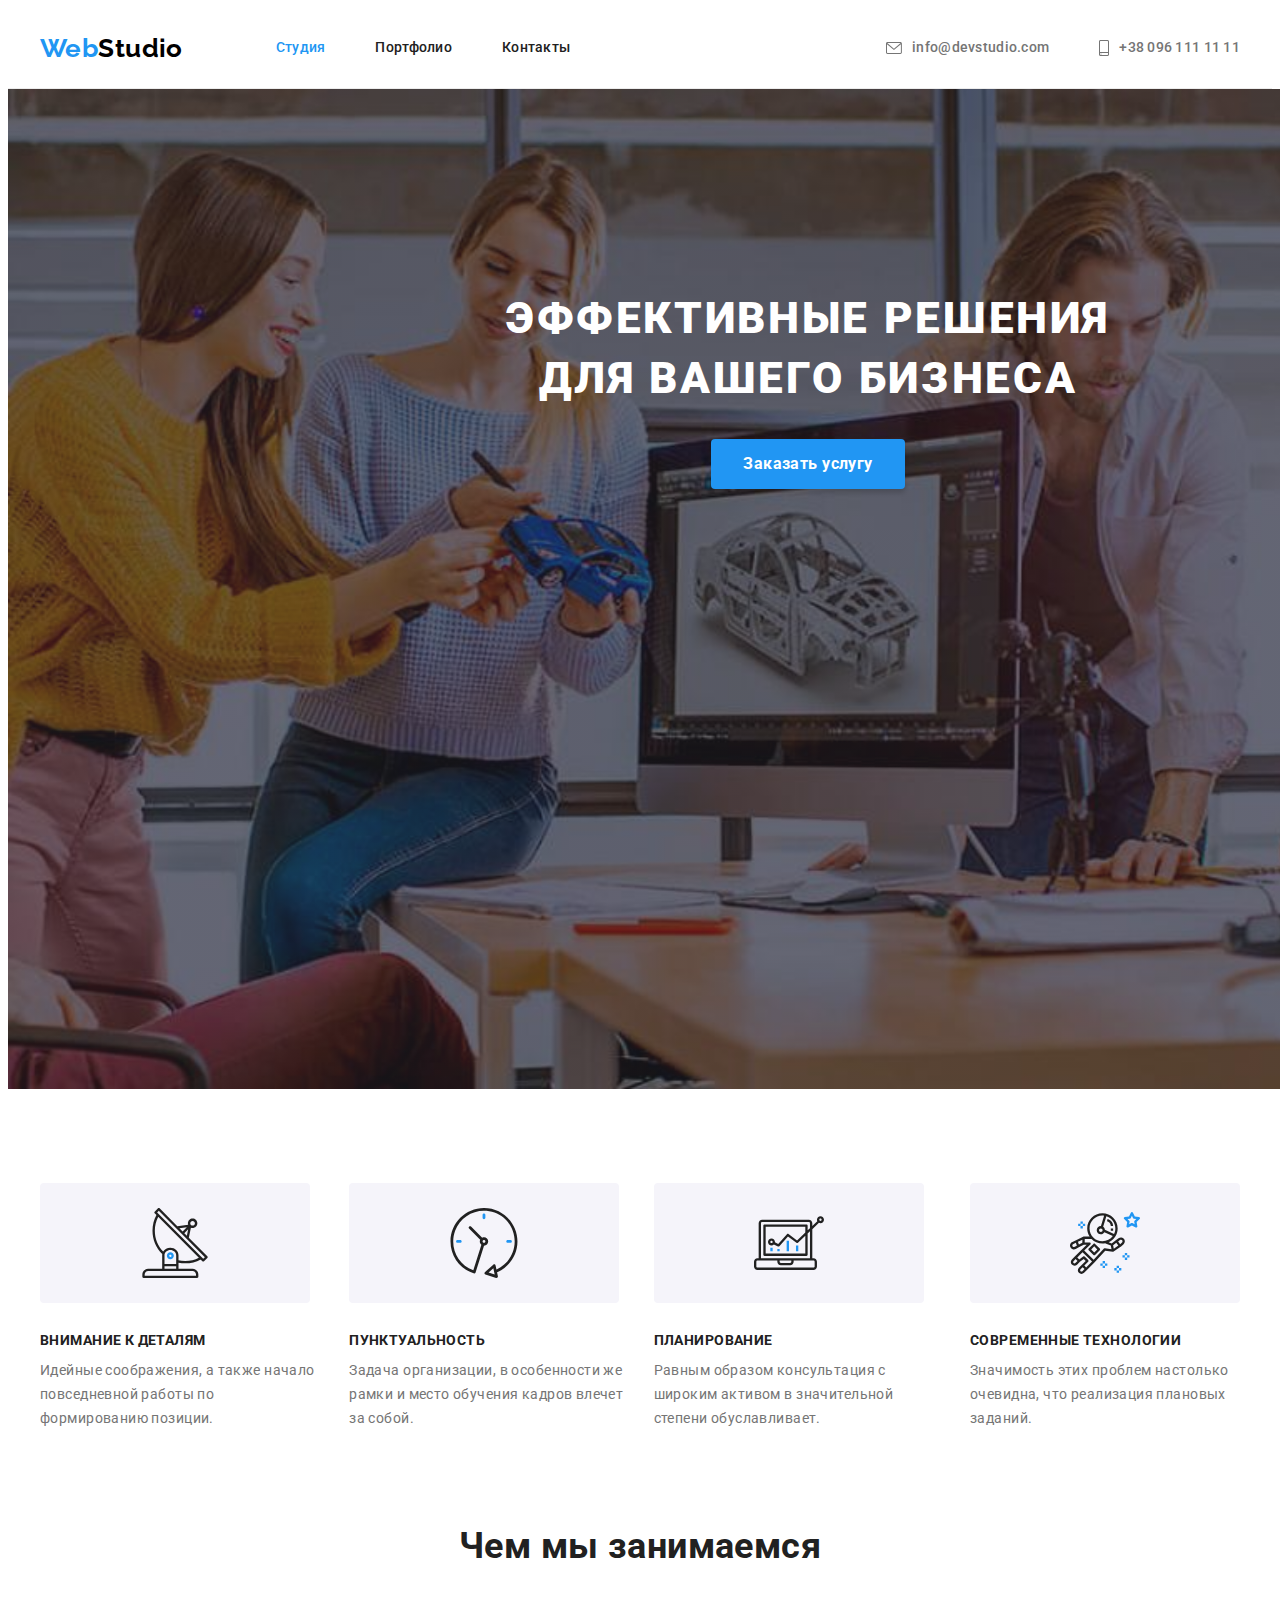
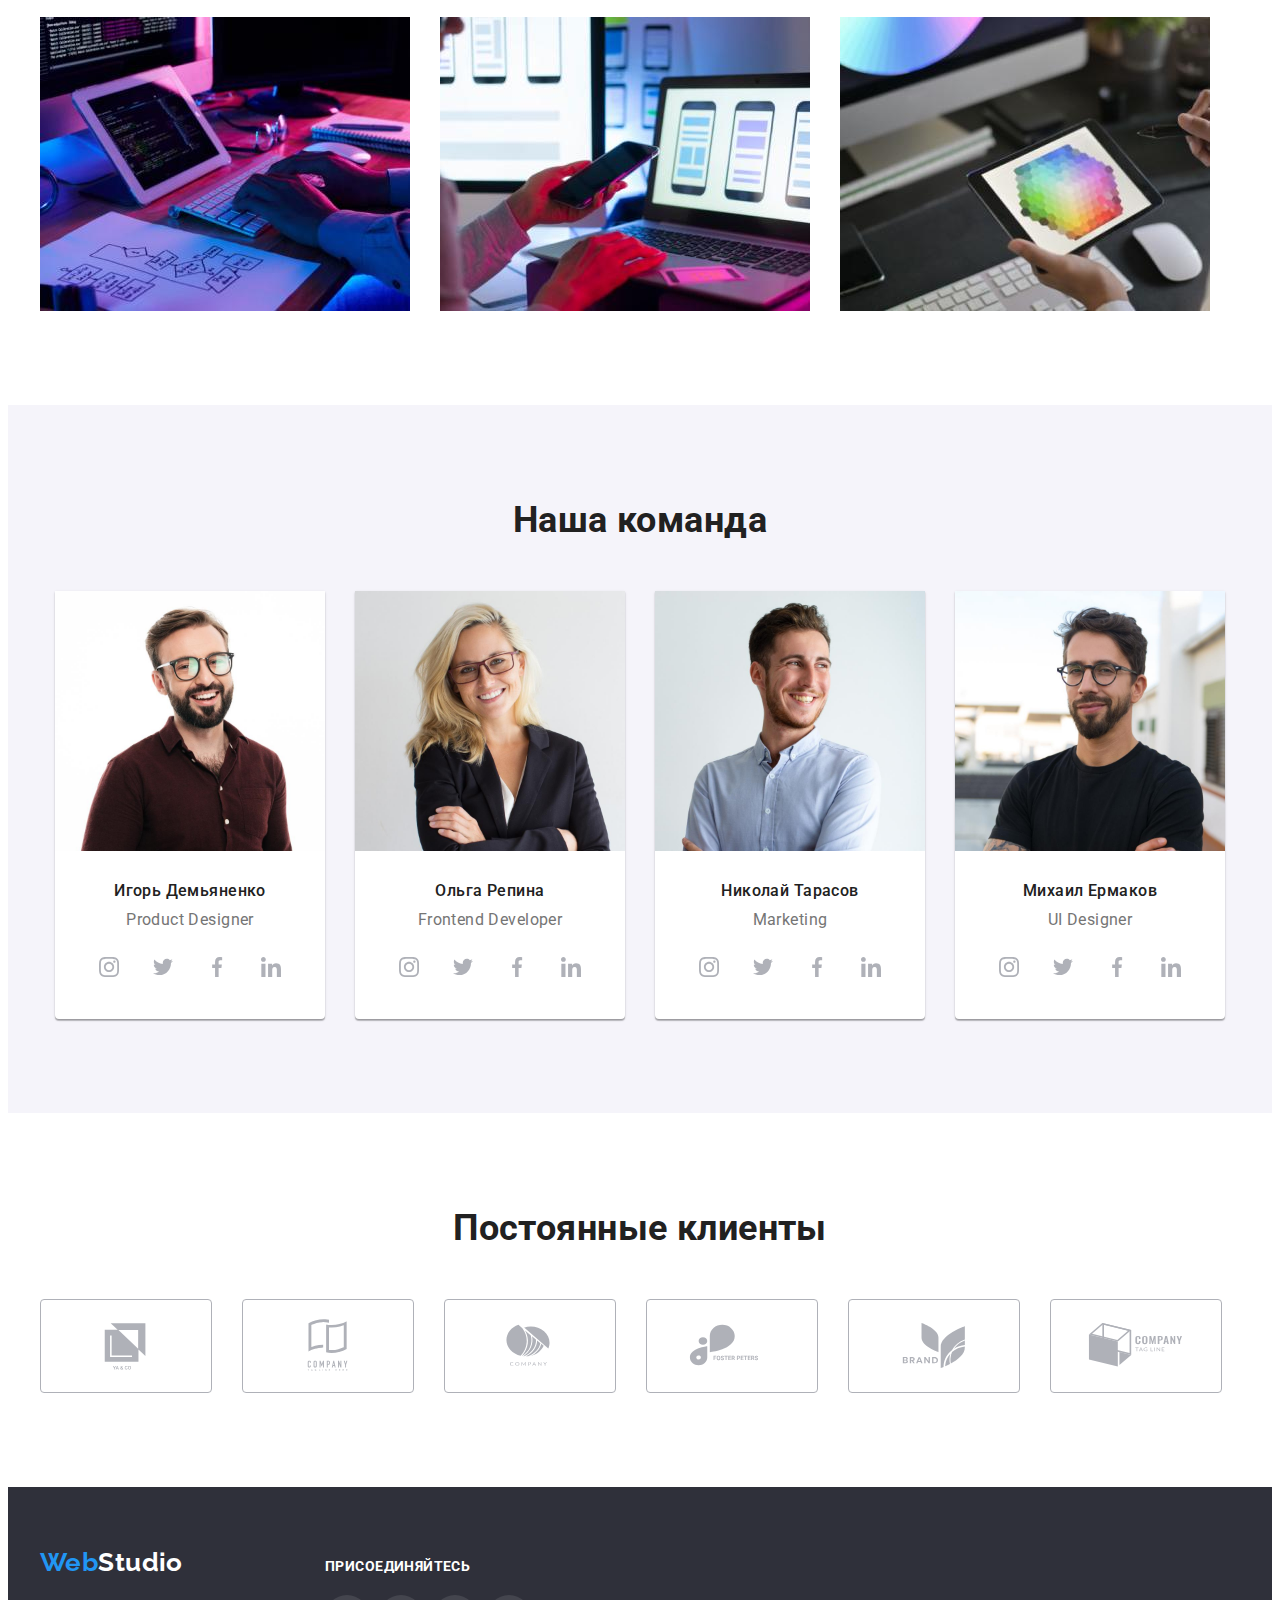
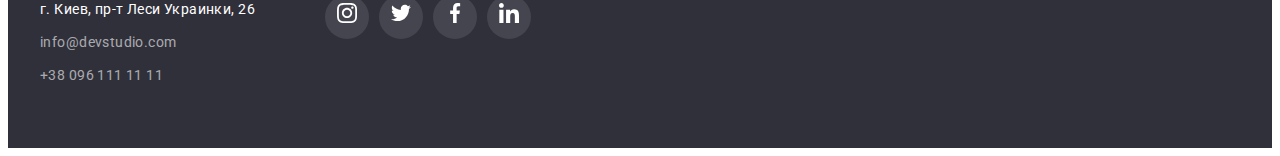
<file: index.html>
<!DOCTYPE html>
<html lang="ru">
  <head>
    <meta charset="UTF-8" />
    <meta http-equiv="X-UA-Compatible" content="IE=edge" />
    <meta name="viewport" content="width=device-width, initial-scale=1.0" />
    <title>Document</title>
    <link rel="preconnect" href="https://fonts.googleapis.com" />
    <link rel="preconnect" href="https://fonts.gstatic.com" crossorigin />
    <link
      href="https://fonts.googleapis.com/css2?family=Raleway:wght@700&family=Roboto:wght@100;300;400;500;700;900&display=swap"
      rel="stylesheet"
    />
    <link
      rel="stylesheet"
      href="https://cdnjs.cloudflare.com/ajax/libs/modern-normalize/1.1.0/modern-normalize.min.css"
      integrity="sha512-wpPYUAdjBVSE4KJnH1VR1HeZfpl1ub8YT/NKx4PuQ5NmX2tKuGu6U/JRp5y+Y8XG2tV+wKQpNHVUX03MfMFn9Q=="
      crossorigin="anonymous"
      referrerpolicy="no-referrer"
    />
    <link rel="stylesheet" href="css/styles.css" />
  </head>

  <body>
    <!--Шапка сайта-->
    <header class="header-border">
      <!-- Логотип -->
      <div class="container header-flex">
        <a href="./index.html" class="logo">Web<span class="logo-studio-blakc">Studio</span> </a>
        <nav>
          <!--Навигация сайта-->
          <ul class="site-nav list">
            <li class="item">
              <a href="./index.html" title="Студия" class="link current">Студия</a>
            </li>
            <li class="item">
              <a href="./portfolio.html" title="Портфолио" class="link">Портфолио</a>
            </li>
            <li class="item">
              <a href="" title="Контакты" class="link">Контакты</a>
            </li>
          </ul>
        </nav>
        <ul class="auth-nav list">
          <!--Контакты по сайту-->
          <li class="item">
            <a href="mailto:info@devstudio.com" class="link-contact">
              <svg width="16" height="12" class="item-envelope">
                <use
                  class="item-envelope-svg"
                  href="./images/icons.svg#icon-mail_envelope"
                ></use></svg
              >info@devstudio.com</a
            >
          </li>
          <li class="item">
            <a href="tel:+380961111111" class="link-contact"
              ><svg width="10" height="16" class="item-contact">
                <use
                  class="item-contact-svg"
                  href="./images/icons.svg#icon-phone_smartphone"
                ></use></svg
              >+38 096 111 11 11</a
            >
          </li>
        </ul>
      </div>
    </header>
    <!-- уникальный контент -->
    <main>
      <!-- секция Герой  -->
      <section class="hero">
        <h1 class="hero-title">
          Эффективные решения <br />
          для вашего бизнеса
        </h1>
        <button type="button" class="button-hero">Заказать услугу</button>
      </section>
      <!--Приемущество-->
      <section class="section">
        <div class="container">
          <h2 class="display-none-advantage">Приемущество</h2>
          <ul class="advantage-list list">
            <li class="advantage-item">
              <div class="advantage-svg-box">
                <svg class="advantage-svg" width="70" height="70">
                  <use href="./images/icons.svg#icon-antenna1"></use>
                </svg>
              </div>
              <h3 class="advantage-title">Внимание к деталям</h3>
              <p class="advantage-text">
                Идейные соображения, а также начало повседневной работы по формированию позиции.
              </p>
            </li>
            <li class="advantage-item">
              <div class="advantage-svg-box">
                <svg class="advantage-svg" width="70" height="70">
                  <use href="./images/icons.svg#icon-clock2"></use>
                </svg>
              </div>
              <h3 class="advantage-title">Пунктуальность</h3>
              <p class="advantage-text">
                Задача организации, в особенности же рамки и место обучения кадров влечет за собой.
              </p>
            </li>
            <li class="advantage-item">
              <div class="advantage-svg-box">
                <svg class="advantage-svg" width="70" height="70">
                  <use href="./images/icons.svg#icon-diagram3"></use>
                </svg>
              </div>
              <h3 class="advantage-title">Планирование</h3>
              <p class="advantage-text">
                Равным образом консультация с широким активом в значительной степени обуславливает.
              </p>
            </li>
            <li class="advantage-item">
              <div class="advantage-svg-box">
                <svg class="advantage-svg" width="70" height="70">
                  <use href="./images/icons.svg#icon-astronaut4"></use>
                </svg>
              </div>
              <h3 class="advantage-title">Современные технологии</h3>
              <p class="advantage-text">
                Значимость этих проблем настолько очевидна, что реализация плановых заданий.
              </p>
            </li>
          </ul>
        </div>
      </section>
      <!-- Род занятий -->
      <section class="occupation section">
        <div class="container">
          <h2 class="occupation-titel">Чем мы занимаемся</h2>
          <ul class="occupation-list list">
            <li class="occupation-item">
              <img
                class="occupation-no-line"
                src="./images/occupation1.jpg"
                alt="Компьютерные технологии"
                width="370"
                height="294"
              />
            </li>
            <li class="occupation-item">
              <img
                class="occupation-no-line"
                src="./images/occupation2.jpg"
                alt="Мобильные технологии"
                width="370"
                height="294"
              />
            </li>
            <li class="occupation-item">
              <img
                class="occupation-no-line"
                src="./images/occupation3.jpg"
                alt="Компьютерный дизайн"
                width="370"
                height="294"
              />
            </li>
          </ul>
        </div>
      </section>

      <!--Команда-->
      <section class="team section">
        <div class="container">
          <h2 class="team-titel">Наша команда</h2>
          <!--#1 команды-->
          <ul class="team-list list">
            <li class="team-card">
              <img
                class="no-line team-img-foto"
                src="./images/team1.jpg"
                alt="Фото"
                width="270"
                height="260"
              />
              <div class="team-box">
                <h3 class="team-people">Игорь Демьяненко</h3>
                <p class="team-work">Product Designer</p>
                <ul class="card-link-boxs">
                  <a
                    class="card-link-boxes"
                    href="https://www.instagram.com/"
                    target="_blank"
                    rel="noopener noreferrer"
                  >
                    <li class="card-link-box">
                      <svg class="card-link-svg" width="20" ; height="20" ;>
                        <use href="./images/icons.svg#icon-instagram_icon"></use>
                      </svg>
                    </li>
                  </a>
                  <a
                    class="card-link-boxes"
                    href="https://twitter.com/"
                    target="_blank"
                    rel="noopener noreferrer"
                  >
                    <li class="card-link-box">
                      <svg class="card-link-svg" width="20" ; height="20" ;>
                        <use href="./images/icons.svg#icon-twitter_icon"></use>
                      </svg>
                    </li>
                  </a>
                  <a
                    class="card-link-boxes"
                    href="https://www.facebook.com/"
                    target="_blank"
                    rel="noopener noreferrer"
                  >
                    <li class="card-link-box">
                      <svg class="card-link-svg" width="20" ; height="20" ;>
                        <use href="./images/icons.svg#icon-facebook_icon"></use>
                      </svg>
                    </li>
                  </a>
                  <a
                    class="card-link-boxes"
                    href="https://www.linkedin.com/"
                    target="_blank"
                    rel="noopener noreferrer"
                  >
                    <li class="card-link-box">
                      <svg class="card-link-svg" width="20" ; height="20" ;>
                        <use href="./images/icons.svg#icon-linkedin_icon"></use>
                      </svg>
                    </li>
                  </a>
                </ul>
              </div>
            </li>
            <!--#2 команды-->
            <li class="team-card">
              <img
                class="no-line team-img-foto"
                src="./images/team2.jpg"
                alt="Фото"
                width="270"
                height="260"
              />
              <div class="team-box">
                <h3 class="team-people">Ольга Репина</h3>
                <p class="team-work">Frontend Developer</p>
                <ul class="card-link-boxs">
                  <a
                    class="card-link-boxes"
                    href="https://www.instagram.com/"
                    target="_blank"
                    rel="noopener noreferrer"
                  >
                    <li class="card-link-box">
                      <svg class="card-link-svg" width="20" ; height="20" ;>
                        <use href="./images/icons.svg#icon-instagram_icon"></use>
                      </svg>
                    </li>
                  </a>
                  <a
                    class="card-link-boxes"
                    href="https://twitter.com/"
                    target="_blank"
                    rel="noopener noreferrer"
                  >
                    <li class="card-link-box">
                      <svg class="card-link-svg" width="20" ; height="20" ;>
                        <use href="./images/icons.svg#icon-twitter_icon"></use>
                      </svg>
                    </li>
                  </a>
                  <a
                    class="card-link-boxes"
                    href="https://www.facebook.com/"
                    target="_blank"
                    rel="noopener noreferrer"
                  >
                    <li class="card-link-box">
                      <svg class="card-link-svg" width="20" ; height="20" ;>
                        <use href="./images/icons.svg#icon-facebook_icon"></use>
                      </svg>
                    </li>
                  </a>
                  <a
                    class="card-link-boxes"
                    href="https://www.linkedin.com/"
                    target="_blank"
                    rel="noopener noreferrer"
                  >
                    <li class="card-link-box">
                      <svg class="card-link-svg" width="20" ; height="20" ;>
                        <use href="./images/icons.svg#icon-linkedin_icon"></use>
                      </svg>
                    </li>
                  </a>
                </ul>
              </div>
            </li>
            <!--#3 команды-->
            <li class="team-card">
              <img
                class="no-line team-img-foto"
                src="./images/team3.jpg"
                alt="Фото"
                width="270"
                height="260"
              />
              <div class="team-box">
                <h3 class="team-people">Николай Тарасов</h3>
                <p class="team-work">Marketing</p>
                <ul class="card-link-boxs">
                  <a
                    class="card-link-boxes"
                    href="https://www.instagram.com/"
                    target="_blank"
                    rel="noopener noreferrer"
                  >
                    <li class="card-link-box">
                      <svg class="card-link-svg" width="20" ; height="20" ;>
                        <use href="./images/icons.svg#icon-instagram_icon"></use>
                      </svg>
                    </li>
                  </a>
                  <a
                    class="card-link-boxes"
                    href="https://twitter.com/"
                    target="_blank"
                    rel="noopener noreferrer"
                  >
                    <li class="card-link-box">
                      <svg class="card-link-svg" width="20" ; height="20" ;>
                        <use href="./images/icons.svg#icon-twitter_icon"></use>
                      </svg>
                    </li>
                  </a>
                  <a
                    class="card-link-boxes"
                    href="https://www.facebook.com/"
                    target="_blank"
                    rel="noopener noreferrer"
                  >
                    <li class="card-link-box">
                      <svg class="card-link-svg" width="20" ; height="20" ;>
                        <use href="./images/icons.svg#icon-facebook_icon"></use>
                      </svg>
                    </li>
                  </a>
                  <a
                    class="card-link-boxes"
                    href="https://www.linkedin.com/"
                    target="_blank"
                    rel="noopener noreferrer"
                  >
                    <li class="card-link-box">
                      <svg class="card-link-svg" width="20" ; height="20" ;>
                        <use href="./images/icons.svg#icon-linkedin_icon"></use>
                      </svg>
                    </li>
                  </a>
                </ul>
              </div>
            </li>
            <!--#4 команды-->
            <li class="team-card">
              <img
                class="no-line team-img-foto"
                src="./images/team4.jpg"
                alt="фото"
                width="270"
                height="260"
              />
              <div class="team-box">
                <h3 class="team-people">Михаил Ермаков</h3>
                <p class="team-work">UI Designer</p>
                <div class="card-link-boxs">
                  <a
                    class="card-link-boxes"
                    href="https://www.instagram.com/"
                    target="_blank"
                    rel="noopener noreferrer"
                  >
                    <div class="card-link-box">
                      <svg class="card-link-svg" width="20" ; height="20" ;>
                        <use href="./images/icons.svg#icon-instagram_icon"></use>
                      </svg>
                    </div>
                  </a>
                  <a
                    class="card-link-boxes"
                    href="https://twitter.com/"
                    target="_blank"
                    rel="noopener noreferrer"
                  >
                    <div class="card-link-box">
                      <svg class="card-link-svg" width="20" ; height="20" ;>
                        <use href="./images/icons.svg#icon-twitter_icon"></use>
                      </svg>
                    </div>
                  </a>
                  <a
                    class="card-link-boxes"
                    href="https://www.facebook.com/"
                    target="_blank"
                    rel="noopener noreferrer"
                  >
                    <div class="card-link-box">
                      <svg class="card-link-svg" width="20" ; height="20" ;>
                        <use href="./images/icons.svg#icon-facebook_icon"></use>
                      </svg>
                    </div>
                  </a>
                  <a
                    class="card-link-boxes"
                    href="https://www.linkedin.com/"
                    target="_blank"
                    rel="noopener noreferrer"
                  >
                    <div class="card-link-box">
                      <svg class="card-link-svg" width="20" ; height="20" ;>
                        <use href="./images/icons.svg#icon-linkedin_icon"></use>
                      </svg>
                    </div>
                  </a>
                </div>
              </div>
            </li>
          </ul>
        </div>
        <!--Постоянные клиенты-->
      </section>
      <!-- портнеры -->
      <section class="section">
        <div class="container">
          <h2 class="examples-work-title">Постоянные клиенты</h2>
          <ul class="examples-boxs">
            <a class="examples-link" href=""
              ><li class="examples-box">
                <svg class="examples-svg" width="106" ; height="60" ;>
                  <use href="./images/icons.svg#icon-logo_company1"></use>
                </svg>
              </li>
            </a>
            <a class="examples-link" href=""
              ><li class="examples-box">
                <svg class="examples-svg" width="106" ; height="60" ;>
                  <use href="./images/icons.svg#icon-logo_company2"></use>
                </svg>
              </li>
            </a>
            <a class="examples-link" href=""
              ><li class="examples-box">
                <svg class="examples-svg" width="106" ; height="60" ;>
                  <use href="./images/icons.svg#icon-logo_company3"></use>
                </svg>
              </li>
            </a>
            <a class="examples-link" href=""
              ><li class="examples-box">
                <svg class="examples-svg" width="106" ; height="60" ;>
                  <use href="./images/icons.svg#icon-logo_company4"></use>
                </svg>
              </li>
            </a>
            <a class="examples-link" href=""
              ><li class="examples-box">
                <svg class="examples-svg" width="106" ; height="60" ;>
                  <use href="./images/icons.svg#icon-logo_company5"></use>
                </svg>
              </li>
            </a>
            <a class="examples-link" href=""
              ><li class="examples-box">
                <svg class="examples-svg" width="106" ; height="60" ;>
                  <use href="./images/icons.svg#icon-logo_company6"></use>
                </svg>
              </li>
            </a>
          </ul>
        </div>
      </section>
    </main>
    <!-- подвал, низ страницы -->
    <footer class="footer">
      <!-- Контакты -->
      <div class="container">
        <div class="footer-address-box">
          <a href="./index.html" class="logo logo-footer"
            >Web<span class="logo-studio-white">Studio</span>
          </a>
          <address class="address-footer">
            <ul class="list">
              <li class="space-address">
                <a
                  class="address list"
                  href="https://www.google.com.ua/maps/place/%D0%B1%D1%83%D0%BB.+%D0%9B%D0%B5%D1%81%D0%B8+%D0%A3%D0%BA%D1%80%D0%B0%D0%B8%D0%BD%D0%BA%D0%B8,+26,+%D0%9A%D0%B8%D0%B5%D0%B2,+02000/@50.4265841,30.5361971,17z/data=!3m1!4b1!4m5!3m4!1s0x40d4cf0e033ecbe9:0x57a4dffefec77da0!8m2!3d50.4265807!4d30.5383858?hl=ru"
                  target="_blank"
                  rel="noopener noreferrer"
                  >г. Киев, пр-т Леси Украинки, 26</a
                >
              </li>
              <li class="space-address">
                <a class="link-contact" href="mailto:info@devstudio.com">info@devstudio.com</a>
              </li>
              <li class="space-address">
                <a class="link-contact" href="tel:+380961111111">+38 096 111 11 11</a>
              </li>
            </ul>
          </address>
        </div>
        <div class="footer-social-box">
          <p class="footer-social-text">присоединяйтесь</p>
          <ul class="footer-link-boxs">
            <a
              class="footer-social-link"
              href="https://www.instagram.com/"
              target="_blank"
              rel="noopener noreferrer"
            >
              <li class="footer-link-box list">
                <svg class="footer-social" width="20" height="20">
                  <use href="./images/icons.svg#icon-instagram_icon"></use>
                </svg>
              </li>
            </a>
            <a
              class="footer-social-link"
              href="https://twitter.com/"
              target="_blank"
              rel="noopener noreferrer"
            >
              <li class="footer-link-box list">
                <svg class="footer-social" width="20" height="20">
                  <use href="./images/icons.svg#icon-twitter_icon"></use>
                </svg>
              </li>
            </a>
            <a
              class="footer-social-link"
              href="https://www.facebook.com/"
              target="_blank"
              rel="noopener noreferrer"
            >
              <li class="footer-link-box list">
                <svg class="footer-social" width="20" height="20">
                  <use href="./images/icons.svg#icon-facebook_icon"></use>
                </svg>
              </li>
            </a>
            <a
              class="footer-social-link"
              href="https://www.linkedin.com/"
              target="_blank"
              rel="noopener noreferrer"
            >
              <li class="footer-link-box list">
                <svg class="footer-social" width="20" height="20">
                  <use href="./images/icons.svg#icon-linkedin_icon"></use>
                </svg>
              </li>
            </a>
          </ul>
        </div>
      </div>
    </footer>
  </body>
</html>
</file>
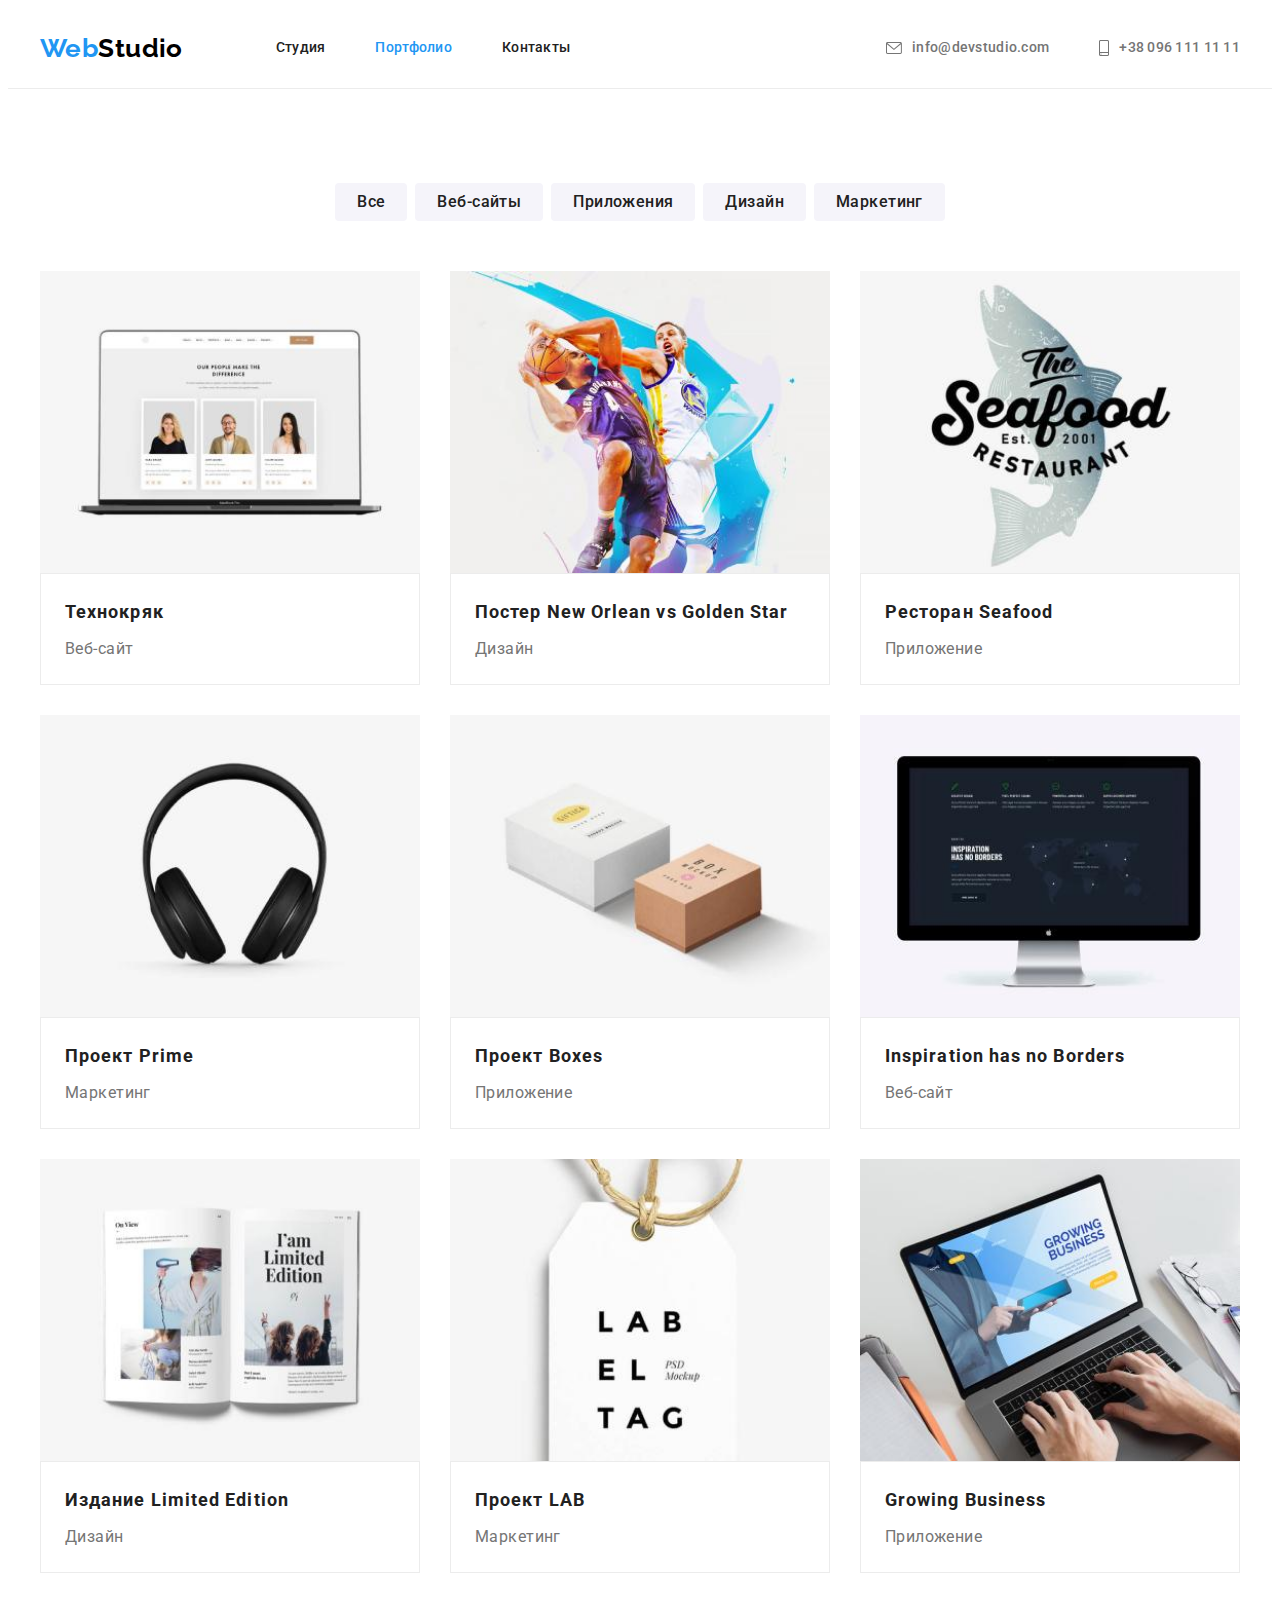
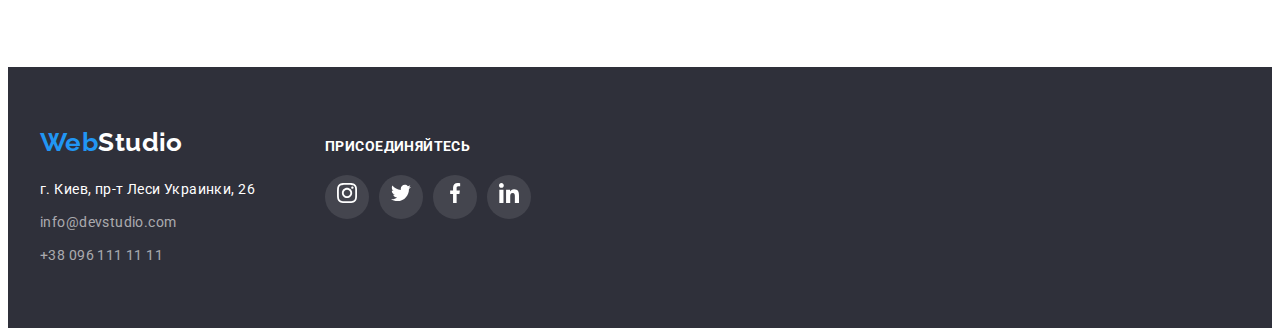
<file: portfolio.html>
<!DOCTYPE html>
<html lang="ru">
  <head>
    <meta charset="UTF-8" />
    <meta http-equiv="X-UA-Compatible" content="IE=edge" />
    <meta name="viewport" content="width=device-width, initial-scale=1.0" />
    <title>Document</title>
    <link rel="preconnect" href="https://fonts.googleapis.com" />
    <link rel="preconnect" href="https://fonts.gstatic.com" crossorigin />
    <link
      href="https://fonts.googleapis.com/css2?family=Raleway:wght@700&family=Roboto:wght@100;300;400;500;700;900&display=swap"
      rel="stylesheet"
    />
    <link
      rel="stylesheet"
      href="https://cdnjs.cloudflare.com/ajax/libs/modern-normalize/1.1.0/modern-normalize.min.css"
      integrity="sha512-wpPYUAdjBVSE4KJnH1VR1HeZfpl1ub8YT/NKx4PuQ5NmX2tKuGu6U/JRp5y+Y8XG2tV+wKQpNHVUX03MfMFn9Q=="
      crossorigin="anonymous"
      referrerpolicy="no-referrer"
    />
    <link rel="stylesheet" href="css/styles.css" />
  </head>

  <body class="body-portfolio">
    <!--Шапка сайта-->
    <header class="header-border">
      <!-- Логотип -->
      <div class="container header-flex">
        <a href="./index.html" class="logo">Web<span class="logo-studio-blakc">Studio</span> </a>
        <nav>
          <!--Навигация сайта-->
          <ul class="site-nav list">
            <li class="item">
              <a href="./index.html" title="Студия" class="link">Студия</a>
            </li>
            <li class="item">
              <a href="./portfolio.html" title="Портфолио" class="link current">Портфолио</a>
            </li>
            <li class="item">
              <a href="" title="Контакты" class="link">Контакты</a>
            </li>
          </ul>
        </nav>
        <ul class="auth-nav list">
          <!--Контакты по сайту-->
          <li class="item">
            <a href="mailto:info@devstudio.com" class="link-contact">
              <svg width="16" height="12" class="item-envelope">
                <use
                  class="item-envelope-svg"
                  href="./images/icons.svg#icon-mail_envelope"
                ></use></svg
              >info@devstudio.com</a
            >
          </li>
          <li class="item">
            <a href="tel:+380961111111" class="link-contact"
              ><svg width="10" height="16" class="item-contact">
                <use
                  class="item-contact-svg"
                  href="./images/icons.svg#icon-phone_smartphone"
                ></use></svg
              >+38 096 111 11 11</a
            >
          </li>
        </ul>
      </div>
    </header>
    <!-- уникальный контент -->
    <main>
      <!-- Button -->
      <!-- Интересно зачем мєнтор сказал поставить тут секцию... Надеюсь осознание придет позже... -->
      <section class="section">
        <div class="container">
          <h1 class="content-heading">Content</h1>
          <ul class="filter-button">
            <li class="list-button list">
              <button type="button" class="button-primary">Все</button>
            </li>
            <li class="list-button list">
              <button type="button" class="button-primary">Веб-сайты</button>
            </li>
            <li class="list-button list">
              <button type="button" class="button-primary">Приложения</button>
            </li>
            <li class="list-button list">
              <button type="button" class="button-primary">Дизайн</button>
            </li>
            <li class="list-button list">
              <button type="button" class="button-primary">Маркетинг</button>
            </li>
          </ul>

          <!-- Content -->
          <!-- Content 1 -->
          <ul class="contaent-cards">
            <a class="contaent-cards-link" href="">
              <li class="list list-cards">
                <img
                  class="contaent-cards-img"
                  src="./images/portfolio1.jpg"
                  alt="фото"
                  width="370"
                  height="294"
                />
                <div class="contaent-box">
                  <h2 class="contaent-titel">Технокряк</h2>
                  <p class="contaent-contents">Веб-сайт</p>
                </div>
              </li>
            </a>
            <!-- Content 2 -->
            <a class="contaent-cards-link" href="">
              <li class="list list-cards">
                <img
                  class="contaent-cards-img"
                  src="./images/portfolio2.jpg"
                  alt="фото"
                  width="370"
                  height="294"
                />
                <div class="contaent-box">
                  <h2 class="contaent-titel">Постер New Orlean vs Golden Star</h2>
                  <p class="contaent-contents">Дизайн</p>
                </div>
              </li>
            </a>
            <!-- Content 3 -->
            <a class="contaent-cards-link" href="">
              <li class="list list-cards">
                <img
                  class="contaent-cards-img"
                  src="./images/portfolio3.jpg"
                  alt="фото"
                  width="370"
                  height="294"
                />
                <div class="contaent-box">
                  <h2 class="contaent-titel">Ресторан Seafood</h2>
                  <p class="contaent-contents">Приложение</p>
                </div>
              </li>
            </a>
            <!-- Content 4 -->
            <a class="contaent-cards-link" href="">
              <li class="list list-cards">
                <img
                  class="contaent-cards-img"
                  src="./images/portfolio4.jpg"
                  alt="фото"
                  width="370"
                  height="294"
                />
                <div class="contaent-box">
                  <h2 class="contaent-titel">Проект Prime</h2>
                  <p class="contaent-contents">Маркетинг</p>
                </div>
              </li>
            </a>
            <!-- Content 5 -->
            <a class="contaent-cards-link" href="">
              <li class="list list-cards">
                <img
                  class="contaent-cards-img"
                  src="./images/portfolio5.jpg"
                  alt="фото"
                  width="370"
                  height="294"
                />
                <div class="contaent-box">
                  <h2 class="contaent-titel">Проект Boxes</h2>
                  <p class="contaent-contents">Приложение</p>
                </div>
              </li>
            </a>
            <!-- Content 6-->
            <a class="contaent-cards-link" href="">
              <li class="list list-cards">
                <img
                  class="contaent-cards-img"
                  src="./images/portfolio6.jpg"
                  alt="фото"
                  width="370"
                  height="294"
                />
                <div class="contaent-box">
                  <h2 class="contaent-titel">Inspiration has no Borders</h2>
                  <p class="contaent-contents">Веб-сайт</p>
                </div>
              </li>
            </a>
            <!-- Content 7-->
            <a class="contaent-cards-link" href="">
              <li class="list list-cards">
                <img
                  class="contaent-cards-img"
                  src="./images/portfolio7.jpg"
                  alt="фото"
                  width="370"
                  height="294"
                />
                <div class="contaent-box">
                  <h2 class="contaent-titel">Издание Limited Edition</h2>
                  <p class="contaent-contents">Дизайн</p>
                </div>
              </li>
            </a>
            <!-- Content 8-->
            <a class="contaent-cards-link" href="">
              <li class="list list-cards">
                <img
                  class="contaent-cards-img"
                  src="./images/portfolio8.jpg"
                  alt="фото"
                  width="370"
                  height="294"
                />
                <div class="contaent-box">
                  <h2 class="contaent-titel">Проект LAB</h2>
                  <p class="contaent-contents">Маркетинг</p>
                </div>
              </li>
            </a>
            <!-- Content 9-->
            <a class="contaent-cards-link" href="">
              <li class="list list-cards">
                <img
                  class="contaent-cards-img"
                  src="./images/portfolio9.jpg"
                  alt="фото"
                  width="370"
                  height="294"
                />
                <div class="contaent-box">
                  <h2 class="contaent-titel">Growing Business</h2>
                  <p class="contaent-contents">Приложение</p>
                </div>
              </li>
            </a>
          </ul>
        </div>
      </section>
    </main>
    <!-- подвал, низ страницы -->
    <footer class="footer">
      <!-- Контакты -->
      <div class="container">
        <div class="footer-address-box">
          <a href="./index.html" class="logo logo-footer"
            >Web<span class="logo-studio-white">Studio</span></a
          >
          <address class="address-footer">
            <ul class="list">
              <li class="space-address">
                <a
                  class="address list"
                  href="https://www.google.com.ua/maps/place/%D0%B1%D1%83%D0%BB.+%D0%9B%D0%B5%D1%81%D0%B8+%D0%A3%D0%BA%D1%80%D0%B0%D0%B8%D0%BD%D0%BA%D0%B8,+26,+%D0%9A%D0%B8%D0%B5%D0%B2,+02000/@50.4265841,30.5361971,17z/data=!3m1!4b1!4m5!3m4!1s0x40d4cf0e033ecbe9:0x57a4dffefec77da0!8m2!3d50.4265807!4d30.5383858?hl=ru"
                  target="_blank"
                  rel="noopener noreferrer"
                  >г. Киев, пр-т Леси Украинки, 26</a
                >
              </li>
              <li class="space-address">
                <a class="link-contact" href="mailto:info@devstudio.com">info@devstudio.com</a>
              </li>
              <li class="space-address">
                <a class="link-contact" href="tel:+380961111111">+38 096 111 11 11</a>
              </li>
            </ul>
          </address>
        </div>
        <div class="footer-social-box">
          <p class="footer-social-text">присоединяйтесь</p>
          <ul class="footer-link-boxs">
            <a
              class="footer-social-link"
              href="https://www.instagram.com/"
              target="_blank"
              rel="noopener noreferrer"
            >
              <li class="footer-link-box list">
                <svg class="footer-social" width="20" height="20">
                  <use href="./images/icons.svg#icon-instagram_icon"></use>
                </svg>
              </li>
            </a>
            <a
              class="footer-social-link"
              href="https://twitter.com/"
              target="_blank"
              rel="noopener noreferrer"
            >
              <li class="footer-link-box list">
                <svg class="footer-social" width="20" height="20">
                  <use href="./images/icons.svg#icon-twitter_icon"></use>
                </svg>
              </li>
            </a>
            <a
              class="footer-social-link"
              href="https://www.facebook.com/"
              target="_blank"
              rel="noopener noreferrer"
            >
              <li class="footer-link-box list">
                <svg class="footer-social" width="20" height="20">
                  <use href="./images/icons.svg#icon-facebook_icon"></use>
                </svg>
              </li>
            </a>
            <a
              class="footer-social-link"
              href="https://www.linkedin.com/"
              target="_blank"
              rel="noopener noreferrer"
            >
              <li class="footer-link-box list">
                <svg class="footer-social" width="20" height="20">
                  <use href="./images/icons.svg#icon-linkedin_icon"></use>
                </svg>
              </li>
            </a>
          </ul>
        </div>
      </div>
    </footer>
  </body>
</html>
</file>
<file: css/styles.css>
/* -основной цвет #E5E5E5 */
/* -ДОполнительный цвет #2F303A */
/* -основной цвет текста #212121 */
/* -второстипенный цвет текта #757575 */
/* -цвет текста при наведении #2196F3 */
:root {
  /* основной цвет текста */
  --primary-text-color: #212121;
  /* Дополнительный цвет текста */
  --titel-text-color: #757575;
  /* цвет текста при наведении */
  --second-text-color: #2196f3;
  /* Основной цвет фона */
  --primary-bg-color: #e5e5e5;
  /* цополнительный цвет фона */
  --second-bg-color: #2f303a;

  --button-text-color: #f5f4fa;
  /* второй цвет логотипа */
  --logo-blakc-color: #000000;
  --logo-white-color: #ffffff;
  /* цвет текста на кнопке */
  --nav-color-border: #ececec;
}
/* уберание точки в перечислении*/
.list {
  list-style: none;
}
/* основные  стили к странице */
*input {
  outline: none
}
body {
  /* background-color: var(--primary-bg-color); */
  color: var(--primary-text-color);

  font-style: normal;
  font-family: 'Roboto';
  font-weight: 400;
  font-size: 14px;
  line-height: 1.71;
  letter-spacing: 0.03em;
  text-decoration: none;
}
ul,
p,
h3,
h2,
h1 {
  margin: 0 0 0 0;
  padding: 0 0 0 0;
}
/* outline: {outline-color: none;} */
/* логотип */
.logo {
  color: var(--second-text-color);

  font-family: 'Raleway';
  font-weight: 700;
  font-size: 26px;
  line-height: 1.19;

  text-decoration: none;
}
.logo:focus {
 outline-color: var(--second-text-color);
}

.logo .logo-studio-blakc {
  color: var(--logo-blakc-color);
}
.logo .logo-studio-white {
  color: var(--logo-white-color);
}
/* /*  Навигация */
.site-nav .link {
  color: var(--primary-text-color);

  text-decoration: none;
  font-weight: 500;
  font-size: 14px;
  line-height: 1.14;
  letter-spacing: 0.02em;
}
.site-nav .link.current,
.site-nav .link:hover,
.site-nav .link:focus {
  color: var(--second-text-color);
  outline: none;
  /* outline-color: var(--second-text-color); */
}
/* контакты в шапке сайта */
.auth-nav .link-contact {
  color: var(--titel-text-color);

  text-decoration: none;
  font-weight: 500;
  font-size: 14px;
  line-height: 1.14;
  letter-spacing: 0.02em;
}
/* кнопки навигации сделанны больше засчет падингов */
.site-nav .link,
.item .link-contact {
  padding-top: 32px;
  padding-bottom: 32px;
}
/* иконки конверта и телефона в шапке ссайта */

.item-envelope {
  margin-right: 10px;

  fill: var(--titel-text-color);
}
.item-contact {
  margin-right: 10px;

  fill: var(--titel-text-color);
}
.link-contact {
  display: inline-flex;
  align-items: center;
}

.auth-nav .link-contact:focus .item-envelope-svg,
.auth-nav .link-contact:hover .item-envelope-svg {
  fill: var(--second-text-color);
}
.auth-nav .link-contact:focus .item-contact-svg,
.auth-nav .link-contact:hover .item-contact-svg {
  fill: var(--second-text-color);
}

/* цвет ховира на ссылки */
.auth-nav .link-contact:focus,
.address-footer .link-contact:hover,
.auth-nav .link-contact:hover,
.address-footer .link-contact:focus,
.address-footer .address:focus,
.address-footer .address:hover {
  color: var(--second-text-color);
  outline: none;
}
/* футер */
.address-footer {
  font-style: inherit;
}
.footer {
  background-color: var(--second-bg-color);
  margin-left: auto;
  margin-right: auto;
}
.address-footer .address {
  color: #ffffff;
  text-decoration: none;
}
/* .address-footer .address:focus {
  outline-color: var(--second-text-color);
} */
.container .list-button + .list-button {
  margin-left: 8px;
}
/* контакты футора */
.address-footer .link-contact {
  color: rgba(255, 255, 255, 0.6);

  text-decoration: none;
  line-height: 1.71;

  display: block;
}
.address-footer .link-contact + .link-contact {
  display: block;
  margin-bottom: 9px;
}
/* .address-footer .link-contact:not(:first-child) {
  display:block;
 margin-bottom: 9px;
} */
.space-address:not(:last-child) {
  margin-bottom: 9px;
}
.footer {
  padding: 60px 0px;
}
.footer .list {
  padding-left: 0;
}
.logo.logo-footer {
  display: block;
  margin-bottom: 20px;
  /* margin-left: auto; */
}
.footer .container {
  display: flex;
}

.footer .list {
  padding-left: 0;
}
.logo.logo-footer {
  display: block;
  margin-bottom: 20px;
}
.footer-social-text {
  margin: 0;
  padding: 0;

  font-weight: 700;
  line-height: 1.14;
  text-transform: uppercase;

  color: #ffffff;
}
.footer-social-box {
  margin-left: 70px;
  margin-top: 12px;
}

.footer-link-boxs {
  display: flex;
  margin-top: 20px;
}

/* соц сети в футоре */
.footer-social-link {
  display: flex;
  width: 44px;
  height: 44px;
  background: rgba(255, 255, 255, 0.1);
  border-radius: 50%;

  justify-content: center;
  align-items: center;
}

.footer-social-link + .footer-social-link {
  margin-left: 10px;
}
.footer-social {
  fill: #ffffff;
}
.footer-social-link:hover {
  background: var(--second-text-color);
}
.footer-social-link:focus {
  background: var(--second-text-color);
  outline: none;
}

/* Кнопки фильтра */
.button-primary {
  background-color: var(--button-text-color);
  color: var(--primary-text-color);

  font-weight: 500;
  font-size: 16px;
  line-height: 1.62;

  padding: 6px 22px;

  border: none;
  font-family: inherit;
  letter-spacing: inherit;
  cursor: pointer;
  align-items: center;
  text-align: center;
  border-radius: 4px;
}
/* .button-primary:focus {
  outline-color: var(--second-text-color);
} */
.button-primary:hover,
.button-primary:focus {
  background-color: var(--second-text-color);
  color: #ffffff;
  box-shadow: 0px 3px 1px rgba(0, 0, 0, 0.1), 0px 1px 2px rgba(0, 0, 0, 0.08),
    0px 2px 2px rgba(0, 0, 0, 0.12);
    outline: green;
}
.button-primary:focus {
   outline: nano;
}

/* кнопка героя */
.hero {
  text-align: center;

  background-color: #c4c4c4;

  background-image: linear-gradient(to right, rgba(47, 48, 58, 0.4), rgba(47, 48, 58, 0.4)),
    url(../images/banner_overla_hero.jpg);
  /*----------------- Почему нельзя зделать так?------------------------------- */
  /* background-image: url(../images/banner_overla_hero.jpg);
  background-color: rgba(47, 48, 58, 0.4); */

  background-repeat: no-repeat;
  background-size: cover;
  background-position: center;

  width: 1600px;
  height: 600px;
  margin-left: auto;
  margin-right: auto;
  padding: 200px 0;
}
.hero-title {
  color: #ffffff;

  font-weight: 900;
  font-size: 44px;
  line-height: 1.36;
  letter-spacing: 0.06em;
  text-transform: uppercase;

  margin-bottom: 30px;
}
.button-hero {
  background-color: var(--second-text-color);
  color: #ffffff;

  font-weight: 700;
  font-size: 16px;
  line-height: 1.88;
  letter-spacing: 0.06em;
  box-shadow: 0px 4px 4px rgba(0, 0, 0, 0.15);
  padding: 10px 32px;

  border: none;
  font-family: inherit;
  letter-spacing: inherit;
  cursor: pointer;
  align-items: center;
  text-align: center;
  border-radius: 4px;
}
.button-hero:hover {
  background-color: #188ce8;
}
.button-hero:focus {
  background-color: #188ce8;
  outline: none;
}
/* Приемущество */
.advantage-title {
  font-size: inherit;
  font-weight: 700;
  line-height: 1.14;
  text-transform: uppercase;

  margin-bottom: 10px;
}
.advantage-text {
  color: var(--titel-text-color);
}
.advantage-svg-box {
  display: flex;
  width: 270px;
  height: 120px;
  margin-bottom: 30px;

  border-radius: 4px;

  background-color: #f5f4fa;

  justify-content: center;
  align-items: center;
}

/* род занятий и команда */
.occupation.section {
  padding-top: 0;
}
.team-titel,
.occupation-titel,
.examples-work-title {
  font-weight: 700;
  font-size: 36px;
  line-height: 1.17;
  text-align: center;

  margin-bottom: 50px;
}
.team-box {
  padding-top: 30px;
  padding-bottom: 30px;
}
.team-people {
  font-weight: 500;
  font-size: 16px;
  line-height: 1.19;

  margin-bottom: 10px;
}
.team-work {
  color: var(--titel-text-color);

  font-size: 16px;
  line-height: 1.19;

  margin-bottom: 16px;
}

.card-link-boxs {
  display: flex;
  justify-content: center;
  padding: 0;
}
.card-link-box {
  display: flex;
  width: 44px;
  height: 44px;

  align-items: center;
  justify-content: center;

  border-radius: 50%;
}
.card-link-boxes:not(:last-child) {
  margin-right: 10px;
}
.card-link-svg {
  /* margin: 12px; */

  fill: #afb1b8;
}
.card-link-boxes:focus {
  background-color: #2196f3;
  outline-color: #ffffff;

  border-radius: 50%;
}
.card-link-box:hover {
  background-color: #2196f3;
}

.card-link-box:hover .card-link-svg {
  fill: #ffffff;
}
.card-link-boxes:focus .card-link-svg {
  fill: #ffffff;
}

/* Контент на портфолео */

.contaent-titel {
  font-size: 18px;
  line-height: 2;
  font-weight: 700;
  letter-spacing: 0.06em;

  margin-bottom: 4px;
}

.contaent-contents {
  color: var(--titel-text-color);

  font-size: 16px;
  line-height: 1.88;
}
.contaent-box {
  display: block;

  padding: 20px 24px;
  border: 1px solid var(--nav-color-border);
}
/* оформление с применением flex */
/* шапка */
.container {
  width: 1200px;
  margin-left: auto;
  margin-right: auto;
  padding-left: 15px;
  padding-right: 15px;
}
.auth-nav.list {
  display: flex;
  margin-left: auto;
}
.site-nav.list {
  display: flex;
  margin-left: 93px;
}
.header-flex {
  display: flex;
  align-items: center;
}
.header-border {
  border-bottom: 1px solid var(--nav-color-border);
  margin-left: auto;
  margin-right: auto;
}

.site-nav > .item:not(:last-child) {
  margin-right: 50px;
}
.auth-nav .item + .item {
  margin-left: 50px;
}
.display-none-advantage,
.content-heading {
  display: none;
}
.advantage-list {
  display: flex;
}
.advantage-item {
  width: calc((100%-30px) / 4);
}
.advantage-item + .advantage-item {
  margin-left: 30px;
}
.advantage.section {
  padding-bottom: 0;
}

.occupation-list {
  display: flex;
  padding-left: 0;
}
.occupation-item + .occupation-item {
  margin-left: 30px;
}
.occupation-item > .occupation-no-line {
  display: block;
}
.team,
.occupation-team {
  background-color: var(--button-text-color);

  margin-left: auto;
  margin-right: auto;
}

.team-list {
  display: flex;
  justify-content: center;
}
.team-img-foto {
  display: block;
}
.team-card + .team-card {
  margin-left: 30px;
}
.team-card {
  box-shadow: 0px 1px 3px rgba(0, 0, 0, 0.12), 0px 1px 1px rgba(0, 0, 0, 0.14),
    0px 2px 1px rgba(0, 0, 0, 0.2);
  border-radius: 0px 0px 4px 4px;
  text-align: center;
  background-color: #ffffff;
}
/* фильр в портфолео */
.section {
  padding-top: 94px;
  padding-bottom: 94px;
}
.filter-button {
  display: flex;
  padding: 0;
  margin: 0 0 50px 0;
  justify-content: center;
}
.contaent-cards {
  display: flex;
  flex-wrap: wrap;
  padding-left: 0;
  margin-top: 0;
  margin-bottom: 0;
}
.contaent-cards-link {
  margin-left: 0;
  display: block;
  width: calc((100% - 60px) / 3);
}
.list.list-cards {
  background-color: #ffffff;

  /* position: relative; */

  /* overflow: hidden; */
}
.contaent-cards-link:not(:nth-child(3n + 3)) {
  /* outline: 2px solid teal; */
  margin-right: 30px;
}
.contaent-cards-link:not(:nth-last-child(-n + 3)) {
  /* outline: 2px solid gold; */
  margin-bottom: 30px;
}
.contaent-cards-img {
  display: block;
  height: 100%;
  width: 100%;

  object-fit: contain;

  background: #eeeeee;

  /* position: relative; */
}
.contaent-cards-link {
  display: block;
  text-decoration: inherit;
  color: inherit;
}
.contaent-cards-link:hover {
  box-shadow: 0px 1px 1px rgba(0, 0, 0, 0.12), 0px 4px 4px rgba(0, 0, 0, 0.06),
    1px 4px 6px rgba(0, 0, 0, 0.16);
}
.contaent-cards-link:focus{
  outline:none;
   box-shadow: 0px 1px 1px rgba(0, 0, 0, 0.12), 0px 4px 4px rgba(0, 0, 0, 0.06),
    1px 4px 6px rgba(0, 0, 0, 0.16);
}

/*  всплывающии окна */
/* .contaent-cards-information {
  position: absolute;
  top: 0;
  left: 0;

  font-weight: 400;
  font-size: 18px;
  line-height: 1.56;

  width: 370px;
  height: 294px;

  color: #ffffff;
  background: rgba(33, 150, 243, 0.9);

  padding: 63px 24px;
  margin: 0;

  opacity: 0;
  transition: top 1000ms linear, opacity 1000ms linear;
} */
/* постоянные клиенты */
.examples-boxs {
  display: flex;
}
.examples-box {
  display: flex;
  justify-content: center;
  align-items: center;

  width: 170px;
  height: 92px;

  border-radius: 4px;
  border: 1px solid #afb1b8;
}
.examples-link {
  cursor: pointer;
}
.examples-link + .examples-link {
  margin-left: 30px;
}
.examples-link:focus {
  outline: none;
}

.examples-svg {
  fill: #afb1b8;
}

.examples-box:hover {
  border: 1px solid #2196f3;
}
.examples-link:focus .examples-box {
  border: 1px solid #2196f3;
}
.examples-link:focus .examples-svg {
  fill: #2196f3;
}
.examples-box:hover .examples-svg {
  fill: #2196f3;
}
</file>
